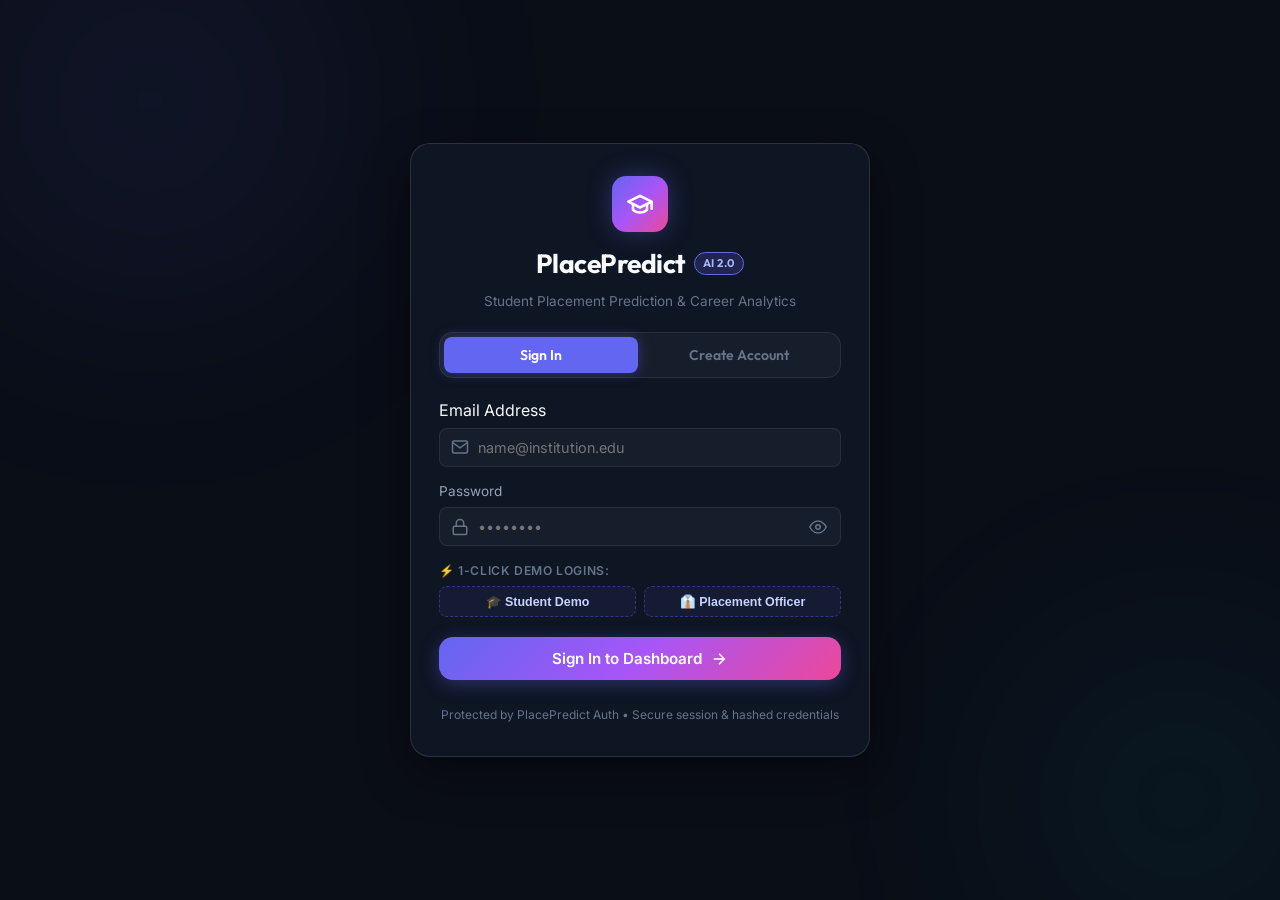
<file: templates/login.html>
<!DOCTYPE html>
<html lang="en">
<head>
    <meta charset="UTF-8">
    <meta name="viewport" content="width=device-width, initial-scale=1.0">
    <title>Sign In | PlacePredict AI Student Placement Intelligence</title>
    <meta name="description" content="Sign in to PlacePredict AI placement prediction and employability analysis portal.">
    <!-- Google Fonts -->
    <link rel="preconnect" href="https://fonts.googleapis.com">
    <link rel="preconnect" href="https://fonts.gstatic.com" crossorigin>
    <link href="https://fonts.googleapis.com/css2?family=Inter:wght@300;400;500;600;700&family=Outfit:wght@400;500;600;700;800&display=swap" rel="stylesheet">
    <!-- Stylesheet -->
    <link rel="stylesheet" href="/static/css/style.css">
</head>
<body class="auth-page">
    <div class="ambient-glow glow-1"></div>
    <div class="ambient-glow glow-2"></div>

    <div class="auth-wrapper">
        <!-- Floating Auth Card -->
        <div class="auth-card glass-panel">
            <!-- Brand Header -->
            <div class="auth-header">
                <div class="logo-icon-lg">
                    <svg width="28" height="28" viewBox="0 0 24 24" fill="none" stroke="currentColor" stroke-width="2.2" stroke-linecap="round" stroke-linejoin="round">
                        <path d="M22 10v6M2 10l10-5 10 5-10 5z"></path>
                        <path d="M6 12v5c3 3 9 3 12 0v-5"></path>
                    </svg>
                </div>
                <h1 class="auth-title">PlacePredict <span class="badge-ai">AI 2.0</span></h1>
                <p class="auth-subtitle">Student Placement Prediction & Career Analytics</p>
            </div>

            <!-- Tab Switcher -->
            <div class="auth-tabs" role="tablist">
                <button type="button" class="auth-tab active" id="tabSignInBtn" role="tab" aria-selected="true">Sign In</button>
                <button type="button" class="auth-tab" id="tabSignUpBtn" role="tab" aria-selected="false">Create Account</button>
            </div>

            <!-- Alert Box -->
            <div class="auth-alert" id="authAlert" style="display: none;">
                <span class="alert-icon" id="alertIcon">!</span>
                <span class="alert-msg" id="alertMsg">Invalid credentials</span>
            </div>

            <!-- Sign In Form -->
            <form id="signInForm" class="auth-form" method="POST" action="/login">
                <div class="input-control">
                    <label for="loginEmail">Email Address</label>
                    <div class="input-with-icon">
                        <svg class="field-icon" width="18" height="18" viewBox="0 0 24 24" fill="none" stroke="currentColor" stroke-width="2"><path d="M4 4h16c1.1 0 2 .9 2 2v12c0 1.1-.9 2-2 2H4c-1.1 0-2-.9-2-2V6c0-1.1.9-2 2-2z"></path><polyline points="22,6 12,13 2,6"></polyline></svg>
                        <input type="email" id="loginEmail" name="email" placeholder="name@institution.edu" required autocomplete="email">
                    </div>
                </div>

                <div class="input-control">
                    <div class="control-label-row">
                        <label for="loginPassword">Password</label>
                    </div>
                    <div class="input-with-icon">
                        <svg class="field-icon" width="18" height="18" viewBox="0 0 24 24" fill="none" stroke="currentColor" stroke-width="2"><rect x="3" y="11" width="18" height="11" rx="2" ry="2"></rect><path d="M7 11V7a5 5 0 0 1 10 0v4"></path></svg>
                        <input type="password" id="loginPassword" name="password" placeholder="••••••••" required autocomplete="current-password">
                        <button type="button" class="pwd-toggle-btn" id="loginPwdToggle" aria-label="Toggle password visibility">
                            <svg width="18" height="18" viewBox="0 0 24 24" fill="none" stroke="currentColor" stroke-width="2"><path d="M1 12s4-8 11-8 11 8 11 8-4 8-11 8-11-8-11-8z"></path><circle cx="12" cy="12" r="3"></circle></svg>
                        </button>
                    </div>
                </div>

                <!-- 1-Click Quick Demo Credentials -->
                <div class="quick-demo-section">
                    <span class="quick-demo-label">⚡ 1-Click Demo Logins:</span>
                    <div class="demo-pills">
                        <button type="button" class="demo-pill" id="demoStudentBtn" data-email="demo@placement.edu" data-pass="demo123">
                            🎓 Student Demo
                        </button>
                        <button type="button" class="demo-pill" id="demoOfficerBtn" data-email="alok@placement.edu" data-pass="alok123">
                            👔 Placement Officer
                        </button>
                    </div>
                </div>

                <button type="submit" class="btn btn-primary btn-auth" id="signInSubmitBtn">
                    <span>Sign In to Dashboard</span>
                    <svg width="18" height="18" viewBox="0 0 24 24" fill="none" stroke="currentColor" stroke-width="2.2"><line x1="5" y1="12" x2="19" y2="12"></line><polyline points="12 5 19 12 12 19"></polyline></svg>
                </button>
            </form>

            <!-- Sign Up Form (Initially Hidden) -->
            <form id="signUpForm" class="auth-form" method="POST" action="/register" style="display: none;">
                <div class="input-control">
                    <label for="regName">Full Name</label>
                    <div class="input-with-icon">
                        <svg class="field-icon" width="18" height="18" viewBox="0 0 24 24" fill="none" stroke="currentColor" stroke-width="2"><path d="M20 21v-2a4 4 0 0 0-4-4H8a4 4 0 0 0-4 4v2"></path><circle cx="12" cy="7" r="4"></circle></svg>
                        <input type="text" id="regName" name="name" placeholder="Alex Morgan" required autocomplete="name">
                    </div>
                </div>

                <div class="input-control">
                    <label for="regEmail">Academic Email</label>
                    <div class="input-with-icon">
                        <svg class="field-icon" width="18" height="18" viewBox="0 0 24 24" fill="none" stroke="currentColor" stroke-width="2"><path d="M4 4h16c1.1 0 2 .9 2 2v12c0 1.1-.9 2-2 2H4c-1.1 0-2-.9-2-2V6c0-1.1.9-2 2-2z"></path><polyline points="22,6 12,13 2,6"></polyline></svg>
                        <input type="email" id="regEmail" name="email" placeholder="alex@institution.edu" required autocomplete="email">
                    </div>
                </div>

                <div class="input-control">
                    <label for="regRole">Role</label>
                    <div class="input-with-icon">
                        <svg class="field-icon" width="18" height="18" viewBox="0 0 24 24" fill="none" stroke="currentColor" stroke-width="2"><path d="M16 21v-2a4 4 0 0 0-4-4H5a4 4 0 0 0-4 4v2"></path><circle cx="8.5" cy="7" r="4"></circle><line x1="20" y1="8" x2="20" y2="14"></line><line x1="23" y1="11" x2="17" y2="11"></line></svg>
                        <select id="regRole" name="role" class="auth-select">
                            <option value="Student">Student Candidate</option>
                            <option value="Placement Officer">Placement Officer</option>
                            <option value="Faculty Mentor">Faculty Mentor</option>
                        </select>
                    </div>
                </div>

                <div class="input-control">
                    <label for="regPassword">Create Password (min. 6 chars)</label>
                    <div class="input-with-icon">
                        <svg class="field-icon" width="18" height="18" viewBox="0 0 24 24" fill="none" stroke="currentColor" stroke-width="2"><rect x="3" y="11" width="18" height="11" rx="2" ry="2"></rect><path d="M7 11V7a5 5 0 0 1 10 0v4"></path></svg>
                        <input type="password" id="regPassword" name="password" minlength="6" placeholder="••••••••" required autocomplete="new-password">
                        <button type="button" class="pwd-toggle-btn" id="regPwdToggle" aria-label="Toggle password visibility">
                            <svg width="18" height="18" viewBox="0 0 24 24" fill="none" stroke="currentColor" stroke-width="2"><path d="M1 12s4-8 11-8 11 8 11 8-4 8-11 8-11-8-11-8z"></path><circle cx="12" cy="12" r="3"></circle></svg>
                        </button>
                    </div>
                </div>

                <button type="submit" class="btn btn-primary btn-auth" id="signUpSubmitBtn">
                    <span>Create Free Account</span>
                    <svg width="18" height="18" viewBox="0 0 24 24" fill="none" stroke="currentColor" stroke-width="2.2"><line x1="5" y1="12" x2="19" y2="12"></line><polyline points="12 5 19 12 12 19"></polyline></svg>
                </button>
            </form>

            <div class="auth-footer-text">
                Protected by PlacePredict Auth • Secure session & hashed credentials
            </div>
        </div>
    </div>

    <!-- Login Page JS -->
    <script>
        document.addEventListener('DOMContentLoaded', () => {
            const tabSignIn = document.getElementById('tabSignInBtn');
            const tabSignUp = document.getElementById('tabSignUpBtn');
            const signInForm = document.getElementById('signInForm');
            const signUpForm = document.getElementById('signUpForm');
            const authAlert = document.getElementById('authAlert');
            const alertMsg = document.getElementById('alertMsg');
            const alertIcon = document.getElementById('alertIcon');

            // Tab Switching
            tabSignIn.addEventListener('click', () => {
                tabSignIn.classList.add('active');
                tabSignIn.setAttribute('aria-selected', 'true');
                tabSignUp.classList.remove('active');
                tabSignUp.setAttribute('aria-selected', 'false');
                signInForm.style.display = 'flex';
                signUpForm.style.display = 'none';
                hideAlert();
            });

            tabSignUp.addEventListener('click', () => {
                tabSignUp.classList.add('active');
                tabSignUp.setAttribute('aria-selected', 'true');
                tabSignIn.classList.remove('active');
                tabSignIn.setAttribute('aria-selected', 'false');
                signUpForm.style.display = 'flex';
                signInForm.style.display = 'none';
                hideAlert();
            });

            // Password visibility toggle
            function setupPasswordToggle(toggleBtnId, inputId) {
                const btn = document.getElementById(toggleBtnId);
                const input = document.getElementById(inputId);
                btn.addEventListener('click', () => {
                    const isPwd = input.type === 'password';
                    input.type = isPwd ? 'text' : 'password';
                    btn.style.color = isPwd ? 'var(--accent-primary)' : 'var(--text-muted)';
                });
            }
            setupPasswordToggle('loginPwdToggle', 'loginPassword');
            setupPasswordToggle('regPwdToggle', 'regPassword');

            // Quick Demo logins
            document.querySelectorAll('.demo-pill').forEach(btn => {
                btn.addEventListener('click', () => {
                    document.getElementById('loginEmail').value = btn.dataset.email;
                    document.getElementById('loginPassword').value = btn.dataset.pass;
                    // Flash effect
                    btn.style.transform = 'scale(0.95)';
                    setTimeout(() => { btn.style.transform = ''; }, 150);
                });
            });

            function showAlert(message, isError = true) {
                authAlert.style.display = 'flex';
                authAlert.className = `auth-alert ${isError ? 'error' : 'success'}`;
                alertIcon.textContent = isError ? '✕' : '✓';
                alertMsg.textContent = message;
            }

            function hideAlert() {
                authAlert.style.display = 'none';
            }

            // AJAX Form submission for Sign In
            signInForm.addEventListener('submit', async (e) => {
                e.preventDefault();
                hideAlert();
                const email = document.getElementById('loginEmail').value;
                const password = document.getElementById('loginPassword').value;

                try {
                    const res = await fetch('/login', {
                        method: 'POST',
                        headers: { 'Content-Type': 'application/json' },
                        body: JSON.stringify({ email, password })
                    });
                    const data = await res.json();
                    if (data.success) {
                        showAlert('Login successful! Redirecting to studio...', false);
                        setTimeout(() => {
                            window.location.href = data.redirect || '/';
                        }, 600);
                    } else {
                        showAlert(data.message || 'Login failed.');
                    }
                } catch (err) {
                    showAlert('Server connection error. Please try again.');
                }
            });

            // AJAX Form submission for Sign Up
            signUpForm.addEventListener('submit', async (e) => {
                e.preventDefault();
                hideAlert();
                const name = document.getElementById('regName').value;
                const email = document.getElementById('regEmail').value;
                const role = document.getElementById('regRole').value;
                const password = document.getElementById('regPassword').value;

                try {
                    const res = await fetch('/register', {
                        method: 'POST',
                        headers: { 'Content-Type': 'application/json' },
                        body: JSON.stringify({ name, email, role, password })
                    });
                    const data = await res.json();
                    if (data.success) {
                        showAlert('Account created successfully! Redirecting...', false);
                        setTimeout(() => {
                            window.location.href = data.redirect || '/';
                        }, 800);
                    } else {
                        showAlert(data.message || 'Registration failed.');
                    }
                } catch (err) {
                    showAlert('Server connection error. Please try again.');
                }
            });
        });
    </script>
</body>
</html>
</file>
<file: static/css/style.css>
/* ==========================================================================
   PlacePredict AI - Design System & Stylesheet
   Modern Glassmorphic Dark Dashboard
   ========================================================================== */

:root {
    /* Color Palette */
    --bg-primary: #0a0e17;
    --bg-secondary: #111827;
    --bg-card: rgba(17, 24, 39, 0.72);
    --bg-card-hover: rgba(31, 41, 55, 0.85);
    
    --border-subtle: rgba(255, 255, 255, 0.08);
    --border-highlight: rgba(99, 102, 241, 0.4);
    
    --text-primary: #f8fafc;
    --text-secondary: #94a3b8;
    --text-muted: #64748b;
    
    /* Accents */
    --accent-primary: #6366f1; /* Indigo */
    --accent-glow: rgba(99, 102, 241, 0.35);
    --accent-cyan: #06b6d4;
    --accent-emerald: #10b981;
    --accent-rose: #f43f5e;
    --accent-amber: #f59e0b;
    
    /* Gradients */
    --gradient-brand: linear-gradient(135deg, #6366f1 0%, #a855f7 50%, #ec4899 100%);
    --gradient-emerald: linear-gradient(135deg, #059669 0%, #10b981 100%);
    --gradient-rose: linear-gradient(135deg, #e11d48 0%, #f43f5e 100%);
    --gradient-card: linear-gradient(145deg, rgba(30, 41, 59, 0.6) 0%, rgba(15, 23, 42, 0.8) 100%);
    
    /* Typography */
    --font-heading: 'Outfit', -apple-system, BlinkMacSystemFont, sans-serif;
    --font-body: 'Inter', -apple-system, BlinkMacSystemFont, sans-serif;
    
    /* Transitions */
    --transition-fast: 0.15s ease;
    --transition-normal: 0.3s cubic-bezier(0.4, 0, 0.2, 1);
    --transition-slow: 0.5s cubic-bezier(0.4, 0, 0.2, 1);
    
    /* Radius */
    --radius-sm: 8px;
    --radius-md: 14px;
    --radius-lg: 20px;
    --radius-full: 9999px;
}

/* Reset & Base */
*, *::before, *::after {
    box-sizing: border-box;
    margin: 0;
    padding: 0;
}

body {
    background-color: var(--bg-primary);
    color: var(--text-primary);
    font-family: var(--font-body);
    line-height: 1.5;
    min-height: 100vh;
    position: relative;
    overflow-x: hidden;
    -webkit-font-smoothing: antialiased;
}

/* Ambient Backdrops */
.ambient-glow {
    position: fixed;
    border-radius: 50%;
    filter: blur(120px);
    pointer-events: none;
    z-index: 0;
    opacity: 0.45;
}

.glow-1 {
    width: 600px;
    height: 600px;
    background: radial-gradient(circle, rgba(99, 102, 241, 0.3) 0%, rgba(99, 102, 241, 0) 70%);
    top: -200px;
    left: -150px;
}

.glow-2 {
    width: 500px;
    height: 500px;
    background: radial-gradient(circle, rgba(6, 182, 212, 0.25) 0%, rgba(6, 182, 212, 0) 70%);
    bottom: -150px;
    right: -150px;
}

/* Container */
.app-container {
    position: relative;
    z-index: 1;
    max-width: 1360px;
    margin: 0 auto;
    padding: 24px 20px 48px;
    display: flex;
    flex-direction: column;
    gap: 28px;
}

/* Header Navbar */
.navbar {
    display: flex;
    justify-content: space-between;
    align-items: center;
    padding: 16px 24px;
    background: var(--bg-card);
    backdrop-filter: blur(16px);
    -webkit-backdrop-filter: blur(16px);
    border: 1px solid var(--border-subtle);
    border-radius: var(--radius-lg);
    box-shadow: 0 8px 32px rgba(0, 0, 0, 0.3);
}

.brand {
    display: flex;
    align-items: center;
    gap: 14px;
}

.logo-icon {
    width: 44px;
    height: 44px;
    border-radius: var(--radius-md);
    background: var(--gradient-brand);
    display: flex;
    align-items: center;
    justify-content: center;
    color: #fff;
    box-shadow: 0 0 20px var(--accent-glow);
}

.brand-title {
    font-family: var(--font-heading);
    font-size: 1.5rem;
    font-weight: 700;
    letter-spacing: -0.02em;
    display: flex;
    align-items: center;
    gap: 8px;
}

.badge-ai {
    font-size: 0.7rem;
    font-weight: 700;
    padding: 2px 8px;
    border-radius: var(--radius-full);
    background: rgba(99, 102, 241, 0.2);
    border: 1px solid var(--accent-primary);
    color: #a5b4fc;
    letter-spacing: 0.05em;
    text-transform: uppercase;
}

.brand-subtitle {
    font-size: 0.85rem;
    color: var(--text-muted);
}

.header-actions {
    display: flex;
    align-items: center;
    gap: 12px;
}

.model-status-chip {
    display: flex;
    align-items: center;
    gap: 8px;
    padding: 6px 14px;
    border-radius: var(--radius-full);
    background: rgba(16, 185, 129, 0.12);
    border: 1px solid rgba(16, 185, 129, 0.3);
    font-size: 0.85rem;
    font-weight: 500;
}

.status-dot {
    width: 8px;
    height: 8px;
    border-radius: 50%;
    background-color: var(--accent-emerald);
    box-shadow: 0 0 8px var(--accent-emerald);
    animation: pulse 2s infinite;
}

@keyframes pulse {
    0%, 100% { opacity: 1; transform: scale(1); }
    50% { opacity: 0.5; transform: scale(0.85); }
}

.model-name {
    color: #d1fae5;
}

.model-acc {
    color: var(--accent-emerald);
    font-weight: 700;
}

/* KPI Strip */
.kpi-strip {
    display: grid;
    grid-template-columns: repeat(4, 1fr);
    gap: 16px;
}

.kpi-card {
    background: var(--bg-card);
    backdrop-filter: blur(12px);
    -webkit-backdrop-filter: blur(12px);
    border: 1px solid var(--border-subtle);
    border-radius: var(--radius-md);
    padding: 16px 20px;
    display: flex;
    flex-direction: column;
    gap: 4px;
    transition: transform var(--transition-fast), border-color var(--transition-fast);
}

.kpi-card:hover {
    transform: translateY(-2px);
    border-color: var(--border-highlight);
}

.kpi-label {
    font-size: 0.78rem;
    text-transform: uppercase;
    letter-spacing: 0.05em;
    color: var(--text-muted);
    font-weight: 600;
}

.kpi-value {
    font-family: var(--font-heading);
    font-size: 1.65rem;
    font-weight: 700;
    color: var(--text-primary);
}

.kpi-sub {
    font-size: 0.8rem;
    color: var(--text-secondary);
}

.highlight-emerald { color: var(--accent-emerald); }
.highlight-cyan { color: var(--accent-cyan); }
.highlight-indigo { color: #a5b4fc; }

/* Workspace Grid */
.workspace-grid {
    display: grid;
    grid-template-columns: 1.15fr 0.85fr;
    gap: 24px;
}

/* Panels */
.glass-panel {
    background: var(--bg-card);
    backdrop-filter: blur(16px);
    -webkit-backdrop-filter: blur(16px);
    border: 1px solid var(--border-subtle);
    border-radius: var(--radius-lg);
    padding: 24px;
    box-shadow: 0 12px 36px rgba(0, 0, 0, 0.25);
    display: flex;
    flex-direction: column;
    gap: 20px;
}

.panel-header {
    border-bottom: 1px solid var(--border-subtle);
    padding-bottom: 14px;
}

.panel-title {
    font-family: var(--font-heading);
    font-size: 1.25rem;
    font-weight: 600;
    letter-spacing: -0.01em;
}

.panel-description {
    font-size: 0.85rem;
    color: var(--text-secondary);
    margin-top: 2px;
}

/* Presets */
.preset-section {
    display: flex;
    flex-direction: column;
    gap: 8px;
}

.preset-title {
    font-size: 0.8rem;
    text-transform: uppercase;
    letter-spacing: 0.05em;
    color: var(--text-muted);
    font-weight: 600;
}

.preset-buttons {
    display: flex;
    flex-wrap: wrap;
    gap: 8px;
}

.preset-btn {
    background: rgba(255, 255, 255, 0.04);
    border: 1px solid var(--border-subtle);
    color: var(--text-secondary);
    padding: 7px 14px;
    border-radius: var(--radius-sm);
    font-size: 0.82rem;
    font-weight: 500;
    cursor: pointer;
    transition: all var(--transition-fast);
}

.preset-btn:hover {
    background: rgba(99, 102, 241, 0.15);
    color: var(--text-primary);
    border-color: var(--accent-primary);
}

.preset-btn.active {
    background: var(--accent-primary);
    color: #fff;
    border-color: var(--accent-primary);
    box-shadow: 0 0 12px var(--accent-glow);
}

/* Form Styles */
.prediction-form {
    display: flex;
    flex-direction: column;
    gap: 16px;
}

.form-group-card {
    background: rgba(255, 255, 255, 0.02);
    border: 1px solid var(--border-subtle);
    border-radius: var(--radius-md);
    padding: 16px;
    display: flex;
    flex-direction: column;
    gap: 14px;
}

.group-header {
    display: flex;
    align-items: center;
    gap: 8px;
    color: #cbd5e1;
    font-weight: 600;
    font-size: 0.9rem;
    margin-bottom: 2px;
}

.group-icon {
    color: var(--accent-primary);
    display: flex;
    align-items: center;
}

.input-control {
    display: flex;
    flex-direction: column;
    gap: 6px;
}

.control-label-row {
    display: flex;
    justify-content: space-between;
    align-items: center;
    font-size: 0.85rem;
    color: var(--text-secondary);
}

.val-badge {
    background: rgba(255, 255, 255, 0.06);
    padding: 2px 8px;
    border-radius: var(--radius-sm);
    font-size: 0.8rem;
    font-weight: 600;
    color: var(--text-primary);
}

.highlight-badge {
    background: rgba(99, 102, 241, 0.2);
    color: #a5b4fc;
    border: 1px solid rgba(99, 102, 241, 0.4);
}

/* Custom Range Slider */
.custom-slider {
    -webkit-appearance: none;
    appearance: none;
    width: 100%;
    height: 6px;
    border-radius: 3px;
    background: rgba(255, 255, 255, 0.1);
    outline: none;
    cursor: pointer;
    transition: background var(--transition-fast);
}

.custom-slider:hover {
    background: rgba(255, 255, 255, 0.18);
}

.custom-slider::-webkit-slider-thumb {
    -webkit-appearance: none;
    appearance: none;
    width: 18px;
    height: 18px;
    border-radius: 50%;
    background: #fff;
    cursor: pointer;
    box-shadow: 0 0 10px rgba(0, 0, 0, 0.5), 0 0 10px var(--accent-primary);
    border: 2px solid var(--accent-primary);
    transition: transform var(--transition-fast);
}

.custom-slider::-webkit-slider-thumb:hover {
    transform: scale(1.18);
}

.slider-marks {
    display: flex;
    justify-content: space-between;
    font-size: 0.72rem;
    color: var(--text-muted);
}

/* Grids */
.grid-2-col {
    display: grid;
    grid-template-columns: 1fr 1fr;
    gap: 12px;
}

.grid-3-col {
    display: grid;
    grid-template-columns: repeat(3, 1fr);
    gap: 10px;
}

/* Stepper Card */
.stepper-card {
    background: rgba(255, 255, 255, 0.03);
    border: 1px solid var(--border-subtle);
    border-radius: var(--radius-sm);
    padding: 10px;
    display: flex;
    flex-direction: column;
    gap: 8px;
    align-items: center;
}

.stepper-card label {
    font-size: 0.78rem;
    color: var(--text-secondary);
    font-weight: 500;
}

.stepper-widget {
    display: flex;
    align-items: center;
    gap: 6px;
    width: 100%;
    justify-content: center;
}

.step-btn {
    width: 28px;
    height: 28px;
    border-radius: var(--radius-sm);
    border: 1px solid var(--border-subtle);
    background: rgba(255, 255, 255, 0.05);
    color: var(--text-primary);
    font-size: 1rem;
    font-weight: 600;
    cursor: pointer;
    display: flex;
    align-items: center;
    justify-content: center;
    transition: all var(--transition-fast);
}

.step-btn:hover {
    background: var(--accent-primary);
    border-color: var(--accent-primary);
}

.stepper-widget input {
    width: 38px;
    text-align: center;
    background: transparent;
    border: none;
    color: var(--text-primary);
    font-family: var(--font-heading);
    font-size: 1.1rem;
    font-weight: 700;
    outline: none;
}

/* Toggles */
.toggles-row {
    margin-top: 4px;
}

.toggle-card {
    display: flex;
    justify-content: space-between;
    align-items: center;
    background: rgba(255, 255, 255, 0.03);
    border: 1px solid var(--border-subtle);
    border-radius: var(--radius-sm);
    padding: 10px 14px;
}

.toggle-text {
    display: flex;
    flex-direction: column;
}

.toggle-title {
    font-size: 0.82rem;
    font-weight: 600;
    color: var(--text-primary);
}

.toggle-desc {
    font-size: 0.72rem;
    color: var(--text-muted);
}

/* Switch */
.switch {
    position: relative;
    display: inline-block;
    width: 44px;
    height: 24px;
}

.switch input {
    opacity: 0;
    width: 0;
    height: 0;
}

.slider-round {
    position: absolute;
    cursor: pointer;
    top: 0;
    left: 0;
    right: 0;
    bottom: 0;
    background-color: rgba(255, 255, 255, 0.15);
    transition: var(--transition-fast);
    border-radius: 24px;
}

.slider-round:before {
    position: absolute;
    content: "";
    height: 18px;
    width: 18px;
    left: 3px;
    bottom: 3px;
    background-color: white;
    transition: var(--transition-fast);
    border-radius: 50%;
}

input:checked + .slider-round {
    background: var(--gradient-emerald);
}

input:checked + .slider-round:before {
    transform: translateX(20px);
}

/* Buttons */
.form-actions {
    display: flex;
    gap: 12px;
    margin-top: 4px;
}

.btn {
    padding: 12px 20px;
    border-radius: var(--radius-md);
    font-family: var(--font-body);
    font-size: 0.9rem;
    font-weight: 600;
    cursor: pointer;
    display: flex;
    align-items: center;
    justify-content: center;
    gap: 8px;
    transition: all var(--transition-normal);
    border: none;
}

.btn-primary {
    flex: 1;
    background: var(--gradient-brand);
    color: #fff;
    box-shadow: 0 4px 18px var(--accent-glow);
}

.btn-primary:hover {
    transform: translateY(-1px);
    box-shadow: 0 6px 24px rgba(99, 102, 241, 0.5);
}

.btn-secondary {
    background: rgba(255, 255, 255, 0.05);
    border: 1px solid var(--border-subtle);
    color: var(--text-secondary);
}

.btn-secondary:hover {
    background: rgba(255, 255, 255, 0.1);
    color: var(--text-primary);
}

/* Right Panel: Verdict & Predictions */
.result-panel {
    display: flex;
    flex-direction: column;
    gap: 20px;
}

/* Verdict Hero Card */
.verdict-hero-card {
    background: var(--gradient-card);
    border: 1px solid rgba(255, 255, 255, 0.12);
    border-radius: var(--radius-lg);
    padding: 24px;
    display: flex;
    align-items: center;
    gap: 24px;
    position: relative;
    overflow: hidden;
    box-shadow: 0 8px 30px rgba(0, 0, 0, 0.3);
}

.verdict-hero-card::after {
    content: '';
    position: absolute;
    top: 0;
    right: 0;
    width: 150px;
    height: 150px;
    background: radial-gradient(circle, var(--accent-glow) 0%, transparent 70%);
    pointer-events: none;
}

/* Gauge */
.gauge-wrapper {
    position: relative;
    width: 110px;
    height: 110px;
    flex-shrink: 0;
}

.radial-gauge {
    width: 100%;
    height: 100%;
    transform: rotate(-90deg);
}

.gauge-bg {
    fill: none;
    stroke: rgba(255, 255, 255, 0.08);
    stroke-width: 10;
}

.gauge-fill {
    fill: none;
    stroke: var(--accent-emerald);
    stroke-width: 10;
    stroke-linecap: round;
    stroke-dasharray: 314; /* 2 * PI * 50 */
    stroke-dashoffset: 80;
    transition: stroke-dashoffset 0.8s cubic-bezier(0.4, 0, 0.2, 1), stroke 0.4s ease;
}

.gauge-inner {
    position: absolute;
    top: 0;
    left: 0;
    right: 0;
    bottom: 0;
    display: flex;
    flex-direction: column;
    align-items: center;
    justify-content: center;
}

.probability-number {
    font-family: var(--font-heading);
    font-size: 1.35rem;
    font-weight: 700;
    line-height: 1.1;
    color: var(--text-primary);
}

.probability-label {
    font-size: 0.65rem;
    text-transform: uppercase;
    letter-spacing: 0.05em;
    color: var(--text-muted);
}

/* Verdict Content */
.verdict-content {
    flex: 1;
    display: flex;
    flex-direction: column;
    gap: 8px;
}

.verdict-badge-row {
    display: flex;
}

.verdict-badge {
    display: inline-flex;
    align-items: center;
    gap: 8px;
    padding: 6px 14px;
    border-radius: var(--radius-full);
    font-family: var(--font-heading);
    font-weight: 700;
    font-size: 0.95rem;
    letter-spacing: 0.03em;
    transition: all var(--transition-normal);
}

.verdict-badge.placed {
    background: rgba(16, 185, 129, 0.15);
    border: 1px solid var(--accent-emerald);
    color: #34d399;
    box-shadow: 0 0 16px rgba(16, 185, 129, 0.25);
}

.verdict-badge.not-placed {
    background: rgba(244, 63, 94, 0.15);
    border: 1px solid var(--accent-rose);
    color: #fb7185;
    box-shadow: 0 0 16px rgba(244, 63, 94, 0.25);
}

.verdict-icon {
    font-weight: 800;
}

.verdict-summary {
    font-size: 0.85rem;
    color: var(--text-secondary);
    line-height: 1.4;
}

.consensus-strip {
    display: flex;
    align-items: center;
    gap: 8px;
    font-size: 0.78rem;
    margin-top: 4px;
}

.consensus-label {
    color: var(--text-muted);
}

.consensus-bar-wrapper {
    flex: 1;
    height: 6px;
    background: rgba(255, 255, 255, 0.08);
    border-radius: var(--radius-full);
    overflow: hidden;
}

.consensus-bar-fill {
    height: 100%;
    background: var(--gradient-emerald);
    border-radius: var(--radius-full);
    transition: width 0.6s ease;
}

.consensus-val {
    color: var(--text-primary);
    font-weight: 600;
}

/* Multi-Model Grid */
.models-grid-section {
    display: flex;
    flex-direction: column;
    gap: 10px;
}

.section-subtitle {
    font-family: var(--font-heading);
    font-size: 0.95rem;
    font-weight: 600;
    color: #e2e8f0;
}

.models-grid {
    display: grid;
    grid-template-columns: 1fr;
    gap: 8px;
}

.model-row-card {
    background: rgba(255, 255, 255, 0.02);
    border: 1px solid var(--border-subtle);
    border-radius: var(--radius-sm);
    padding: 10px 14px;
    display: flex;
    align-items: center;
    justify-content: space-between;
    transition: all var(--transition-fast);
}

.model-row-card:hover {
    background: rgba(255, 255, 255, 0.05);
    border-color: var(--border-highlight);
}

.model-info-col {
    display: flex;
    flex-direction: column;
    gap: 2px;
}

.model-name-text {
    font-size: 0.85rem;
    font-weight: 600;
    color: var(--text-primary);
}

.model-acc-tag {
    font-size: 0.72rem;
    color: var(--text-muted);
}

.model-prediction-col {
    display: flex;
    align-items: center;
    gap: 12px;
}

.prob-bar-mini {
    width: 60px;
    height: 5px;
    background: rgba(255, 255, 255, 0.08);
    border-radius: var(--radius-full);
    overflow: hidden;
}

.prob-bar-fill-mini {
    height: 100%;
    border-radius: var(--radius-full);
}

.status-pill {
    padding: 3px 10px;
    border-radius: var(--radius-full);
    font-size: 0.75rem;
    font-weight: 600;
}

.status-pill.placed {
    background: rgba(16, 185, 129, 0.15);
    color: #34d399;
}

.status-pill.not-placed {
    background: rgba(244, 63, 94, 0.15);
    color: #fb7185;
}

/* Recommendations Card */
.recommendations-card {
    background: rgba(99, 102, 241, 0.05);
    border: 1px solid rgba(99, 102, 241, 0.2);
    border-radius: var(--radius-md);
    padding: 16px;
    display: flex;
    flex-direction: column;
    gap: 10px;
}

.rec-header {
    display: flex;
    align-items: center;
    gap: 8px;
}

.rec-icon {
    color: var(--accent-primary);
}

.rec-list {
    list-style: none;
    display: flex;
    flex-direction: column;
    gap: 8px;
}

.rec-list li {
    font-size: 0.82rem;
    color: var(--text-secondary);
    line-height: 1.45;
    position: relative;
    padding-left: 18px;
}

.rec-list li::before {
    content: "•";
    position: absolute;
    left: 4px;
    top: 0;
    color: var(--accent-primary);
    font-size: 1.1rem;
}

/* Benchmark Section */
.benchmark-section {
    display: flex;
    flex-direction: column;
    gap: 16px;
}

.table-responsive {
    overflow-x: auto;
}

.benchmark-table {
    width: 100%;
    border-collapse: collapse;
    font-size: 0.88rem;
    text-align: left;
}

.benchmark-table th {
    padding: 12px 16px;
    color: var(--text-muted);
    font-weight: 600;
    font-size: 0.78rem;
    text-transform: uppercase;
    letter-spacing: 0.05em;
    border-bottom: 1px solid var(--border-subtle);
}

.benchmark-table td {
    padding: 14px 16px;
    border-bottom: 1px solid rgba(255, 255, 255, 0.04);
}

.champion-row {
    background: rgba(99, 102, 241, 0.08);
}

.table-model-name {
    font-weight: 600;
    color: var(--text-primary);
}

.table-badge-champion {
    margin-left: 8px;
    padding: 2px 8px;
    border-radius: var(--radius-full);
    background: rgba(16, 185, 129, 0.15);
    color: var(--accent-emerald);
    border: 1px solid rgba(16, 185, 129, 0.3);
    font-size: 0.7rem;
    font-weight: 600;
    text-transform: uppercase;
}

.tag-status {
    padding: 2px 8px;
    border-radius: var(--radius-full);
    background: rgba(255, 255, 255, 0.05);
    color: var(--text-muted);
    font-size: 0.75rem;
}

.metric-num {
    font-family: var(--font-heading);
    font-size: 0.95rem;
    color: var(--text-secondary);
}

.highlight-cell {
    color: #e2e8f0;
    font-weight: 600;
}

/* Feature Importance Section */
.importance-section {
    display: flex;
    flex-direction: column;
    gap: 16px;
}

.importance-grid {
    display: grid;
    grid-template-columns: repeat(2, 1fr);
    gap: 14px;
}

.importance-item {
    background: rgba(255, 255, 255, 0.02);
    border: 1px solid var(--border-subtle);
    border-radius: var(--radius-sm);
    padding: 12px 14px;
    display: flex;
    flex-direction: column;
    gap: 8px;
}

.importance-label-row {
    display: flex;
    justify-content: space-between;
    font-size: 0.85rem;
}

.feat-name {
    font-weight: 500;
    color: var(--text-primary);
}

.feat-score {
    font-family: var(--font-heading);
    font-weight: 600;
    color: var(--accent-cyan);
}

.bar-container {
    width: 100%;
    height: 6px;
    background: rgba(255, 255, 255, 0.06);
    border-radius: var(--radius-full);
    overflow: hidden;
}

.bar-fill {
    height: 100%;
    background: linear-gradient(90deg, #6366f1, #06b6d4);
    border-radius: var(--radius-full);
    transition: width 0.5s ease;
}

/* Footer */
.app-footer {
    text-align: center;
    padding: 16px;
    color: var(--text-muted);
    font-size: 0.8rem;
    border-top: 1px solid var(--border-subtle);
}

/* Responsive Breakpoints */
@media (max-width: 1024px) {
    .workspace-grid {
        grid-template-columns: 1fr;
    }
    
    .kpi-strip {
        grid-template-columns: repeat(2, 1fr);
    }
    
    .importance-grid {
        grid-template-columns: 1fr;
    }
}

@media (max-width: 640px) {
    .kpi-strip {
        grid-template-columns: 1fr;
    }
    
    .grid-2-col, .grid-3-col {
        grid-template-columns: 1fr;
    }
    
    .verdict-hero-card {
        flex-direction: column;
        text-align: center;
    }
    
    .verdict-badge-row {
        justify-content: center;
    }
    
    .consensus-strip {
        justify-content: center;
    }
    
    .preset-buttons {
        justify-content: center;
    }
}

/* ==========================================================================
   Auth Page & User Profile Components
   ========================================================================== */

.auth-page {
    display: flex;
    align-items: center;
    justify-content: center;
    min-height: 100vh;
    padding: 24px 16px;
}

.auth-wrapper {
    position: relative;
    z-index: 1;
    width: 100%;
    max-width: 460px;
}

.auth-card {
    padding: 32px 28px;
    gap: 20px;
    background: rgba(17, 24, 39, 0.82);
    border: 1px solid rgba(255, 255, 255, 0.12);
    box-shadow: 0 16px 48px rgba(0, 0, 0, 0.45);
}

.auth-header {
    text-align: center;
    display: flex;
    flex-direction: column;
    align-items: center;
    gap: 8px;
}

.logo-icon-lg {
    width: 56px;
    height: 56px;
    border-radius: var(--radius-md);
    background: var(--gradient-brand);
    display: flex;
    align-items: center;
    justify-content: center;
    color: #fff;
    box-shadow: 0 0 24px var(--accent-glow);
    margin-bottom: 4px;
}

.auth-title {
    font-family: var(--font-heading);
    font-size: 1.65rem;
    font-weight: 700;
    letter-spacing: -0.02em;
    display: flex;
    align-items: center;
    gap: 8px;
}

.auth-subtitle {
    font-size: 0.85rem;
    color: var(--text-muted);
}

/* Tabs */
.auth-tabs {
    display: grid;
    grid-template-columns: 1fr 1fr;
    gap: 4px;
    background: rgba(255, 255, 255, 0.04);
    padding: 4px;
    border-radius: var(--radius-md);
    border: 1px solid var(--border-subtle);
}

.auth-tab {
    padding: 9px;
    background: transparent;
    border: none;
    color: var(--text-muted);
    font-family: var(--font-heading);
    font-weight: 600;
    font-size: 0.88rem;
    border-radius: var(--radius-sm);
    cursor: pointer;
    transition: all var(--transition-fast);
}

.auth-tab:hover {
    color: var(--text-primary);
}

.auth-tab.active {
    background: var(--accent-primary);
    color: #fff;
    box-shadow: 0 0 14px var(--accent-glow);
}

/* Auth Alerts */
.auth-alert {
    display: flex;
    align-items: center;
    gap: 10px;
    padding: 10px 14px;
    border-radius: var(--radius-sm);
    font-size: 0.83rem;
    font-weight: 500;
    animation: fadeIn 0.2s ease;
}

.auth-alert.error {
    background: rgba(244, 63, 94, 0.12);
    border: 1px solid rgba(244, 63, 94, 0.35);
    color: #fda4af;
}

.auth-alert.success {
    background: rgba(16, 185, 129, 0.12);
    border: 1px solid rgba(16, 185, 129, 0.35);
    color: #a7f3d0;
}

.alert-icon {
    width: 20px;
    height: 20px;
    border-radius: 50%;
    display: flex;
    align-items: center;
    justify-content: center;
    font-weight: 800;
    font-size: 0.75rem;
    background: currentColor;
    color: #0a0e17;
    flex-shrink: 0;
}

/* Auth Forms */
.auth-form {
    display: flex;
    flex-direction: column;
    gap: 14px;
}

.input-with-icon {
    position: relative;
    display: flex;
    align-items: center;
}

.field-icon {
    position: absolute;
    left: 12px;
    color: var(--text-muted);
    pointer-events: none;
}

.input-with-icon input,
.auth-select {
    width: 100%;
    padding: 10px 38px 10px 38px;
    background: rgba(255, 255, 255, 0.04);
    border: 1px solid var(--border-subtle);
    border-radius: var(--radius-sm);
    color: var(--text-primary);
    font-family: var(--font-body);
    font-size: 0.9rem;
    outline: none;
    transition: all var(--transition-fast);
}

.input-with-icon input:focus,
.auth-select:focus {
    background: rgba(255, 255, 255, 0.07);
    border-color: var(--accent-primary);
    box-shadow: 0 0 0 3px var(--accent-glow);
}

.auth-select {
    cursor: pointer;
    appearance: none;
    background-image: url("data:image/svg+xml,%3Csvg xmlns='http://www.w3.org/2000/svg' width='16' height='16' viewBox='0 0 24 24' fill='none' stroke='%2394a3b8' stroke-width='2'%3E%3Cpath d='M6 9l6 6 6-6'/%3E%3C/svg%3E");
    background-repeat: no-repeat;
    background-position: right 12px center;
}

.auth-select option {
    background-color: var(--bg-secondary);
    color: var(--text-primary);
}

.pwd-toggle-btn {
    position: absolute;
    right: 10px;
    background: transparent;
    border: none;
    color: var(--text-muted);
    cursor: pointer;
    display: flex;
    align-items: center;
    padding: 4px;
    border-radius: var(--radius-sm);
    transition: color var(--transition-fast);
}

.pwd-toggle-btn:hover {
    color: var(--text-primary);
}

/* Quick Demo Section */
.quick-demo-section {
    display: flex;
    flex-direction: column;
    gap: 6px;
    margin-top: 2px;
}

.quick-demo-label {
    font-size: 0.76rem;
    text-transform: uppercase;
    letter-spacing: 0.05em;
    color: var(--text-muted);
    font-weight: 600;
}

.demo-pills {
    display: flex;
    gap: 8px;
}

.demo-pill {
    flex: 1;
    background: rgba(99, 102, 241, 0.08);
    border: 1px dashed rgba(99, 102, 241, 0.4);
    color: #c7d2fe;
    padding: 7px 10px;
    border-radius: var(--radius-sm);
    font-size: 0.78rem;
    font-weight: 600;
    cursor: pointer;
    transition: all var(--transition-fast);
    text-align: center;
}

.demo-pill:hover {
    background: rgba(99, 102, 241, 0.2);
    border-color: var(--accent-primary);
    color: #fff;
}

.btn-auth {
    margin-top: 6px;
    padding: 12px;
    font-size: 0.95rem;
}

.auth-footer-text {
    text-align: center;
    font-size: 0.75rem;
    color: var(--text-muted);
    margin-top: 6px;
}

/* User Profile Navbar Section */
.user-profile-badge {
    display: flex;
    align-items: center;
    gap: 10px;
    padding: 5px 12px 5px 6px;
    border-radius: var(--radius-full);
    background: rgba(255, 255, 255, 0.04);
    border: 1px solid var(--border-subtle);
}

.user-avatar-circle {
    width: 30px;
    height: 30px;
    border-radius: 50%;
    background: var(--gradient-brand);
    color: #fff;
    display: flex;
    align-items: center;
    justify-content: center;
    font-family: var(--font-heading);
    font-size: 0.85rem;
    font-weight: 700;
}

.user-text-info {
    display: flex;
    flex-direction: column;
    line-height: 1.2;
}

.user-name-display {
    font-size: 0.82rem;
    font-weight: 600;
    color: var(--text-primary);
}

.user-role-display {
    font-size: 0.7rem;
    color: var(--text-muted);
}

.btn-logout {
    background: rgba(244, 63, 94, 0.1);
    border: 1px solid rgba(244, 63, 94, 0.25);
    color: #fb7185;
    padding: 6px 12px;
    border-radius: var(--radius-full);
    font-size: 0.78rem;
    font-weight: 600;
    cursor: pointer;
    text-decoration: none;
    display: flex;
    align-items: center;
    gap: 4px;
    transition: all var(--transition-fast);
}

.btn-logout:hover {
    background: rgba(244, 63, 94, 0.25);
    border-color: var(--accent-rose);
    color: #fff;
}

@keyframes fadeIn {
    from { opacity: 0; transform: translateY(-4px); }
    to { opacity: 1; transform: translateY(0); }
}
</file>
